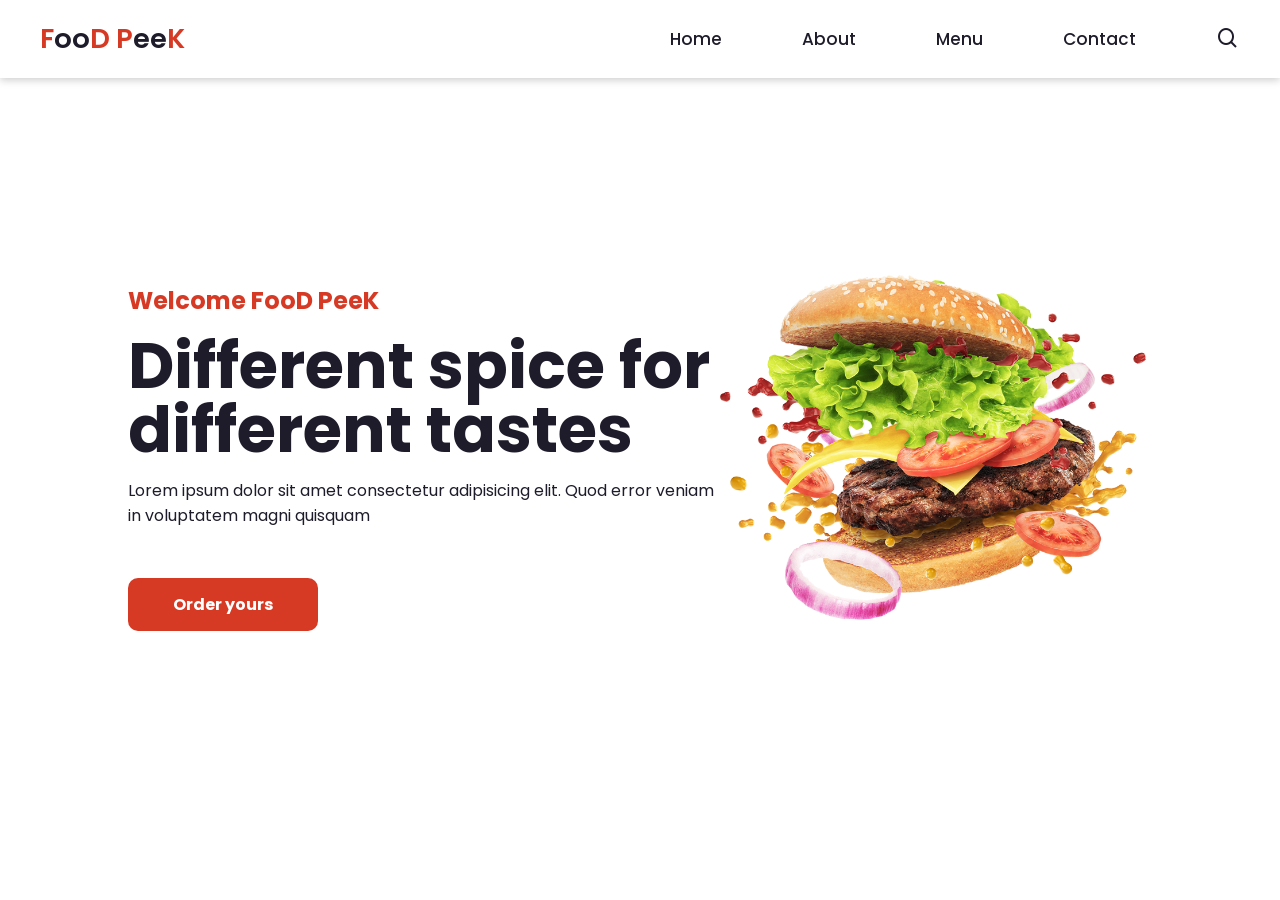
<file: LandingPage-Responsiva-main/index.html>
<!DOCTYPE html>
<html lang="Pt-br">
<head>
    <meta charset="UTF-8">
    <meta http-equiv="X-UA-Compatible" content="IE=edge">
    <meta name="viewport" content="width=device-width, initial-scale=1.0">
    <link href='https://unpkg.com/boxicons@2.1.2/css/boxicons.min.css' rel='stylesheet'>
    <link rel="stylesheet" href="style.css">
    <title>webSite</title>
</head>
<body>
    <header>
        <nav class="navigation">
            <a href="#" class="logo">F<span>oo</span>D P<span>ee</span>K</a>
            <ul class="nav-menu">
                <li class="nav-item"><a href="#">Home</a></li>
                <li class="nav-item"><a href="#">About</a></li>
                <li class="nav-item"><a href="#">Menu</a></li>
                <li class="nav-item"><a href="#">Contact</a></li>
                <i class='bx bx-search'></i>
            </ul>
            <div class="menu">
                <span class="bar"></span>
                <span class="bar"></span>
                <span class="bar"></span>
            </div>
        </nav>
    </header>
    <main>
        <section class="home">
            <div class="home-text">
                <h4 class="text-h4">Welcome FooD PeeK</h4>
                <h1 class="text-h1">Different spice for different tastes</h1>
                <p>Lorem ipsum dolor sit amet consectetur adipisicing elit. Quod error veniam in voluptatem magni quisquam</p>
                <a href="#" class="home-btn">Order yours</a>
            </div>
            <div class="home-img">
                <img src="imagem.png" alt="hamburguer">
            </div>
        </section>
    </main>
    <script src="script.js"></script>
</body>
</html>
</file>
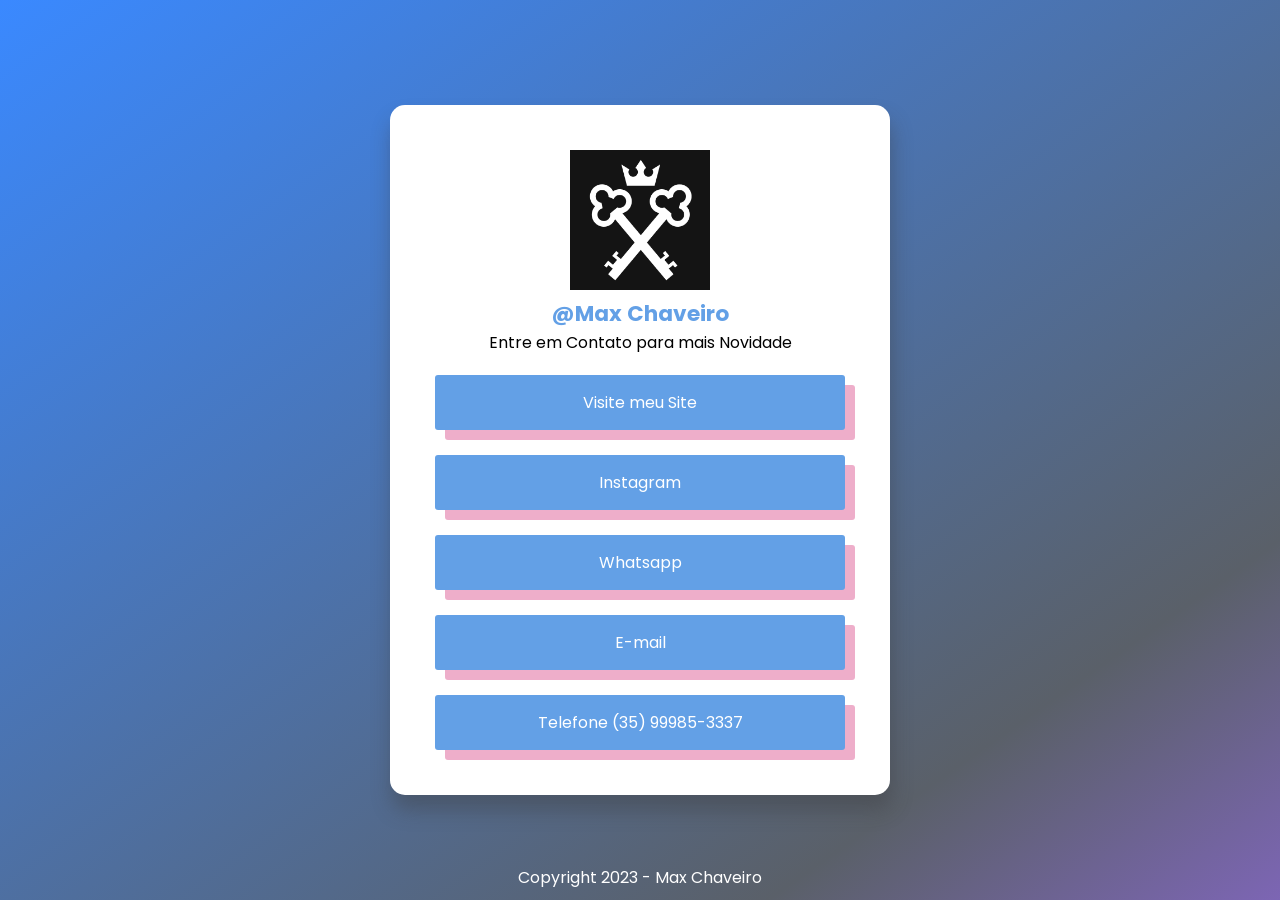
<file: CardLinks-main/CardLinks-main/index.html>
<!DOCTYPE html>
<html lang="pt-BR">

<head>
    <meta charset="UTF-8">
    <meta http-equiv="X-UA-Compatible" content="IE=edge">
    <meta name="viewport" content="width=device-width, initial-scale=1.0">
    <link rel="shortcut icon" href="icon/logo.png" type="image/x-icon">
    <link rel="stylesheet" href="style.css">
    <title>Max Chaveiro</title>
</head>

<body>
    <section>
        <header>
            <img src="icon/logo.png" alt="logo">
            <h3>@Max Chaveiro</h3>
            <p>Entre em Contato para mais Novidade</p>
        </header>
        <main>
            <a href="/CardLinks-main/CardLinks-main/em-breve-main/index.html">
                Visite meu Site
            </a>
            <a href="https://www.instagram.com/max_chaveiro/">
                Instagram
            </a>
            <a href="https://wa.me/5535999853337?text=Serviço%20de%20chaves%20,%20fechaduras%20e%20abertura%20de%20automóveis%20.%20"
            >Whatsapp</a>
            <a href="mailto:max.prestacao@gmail.com?subject=Servico de chaves, fechaduras e abertura de automoveis."> E-mail</a>
            <a href="tel:+5535999853337">Telefone (35) 99985-3337</a>

        </main>
    </section>
    <p class="footer">Copyright 2023 - Max Chaveiro</p>


</body>

</html>
</file>
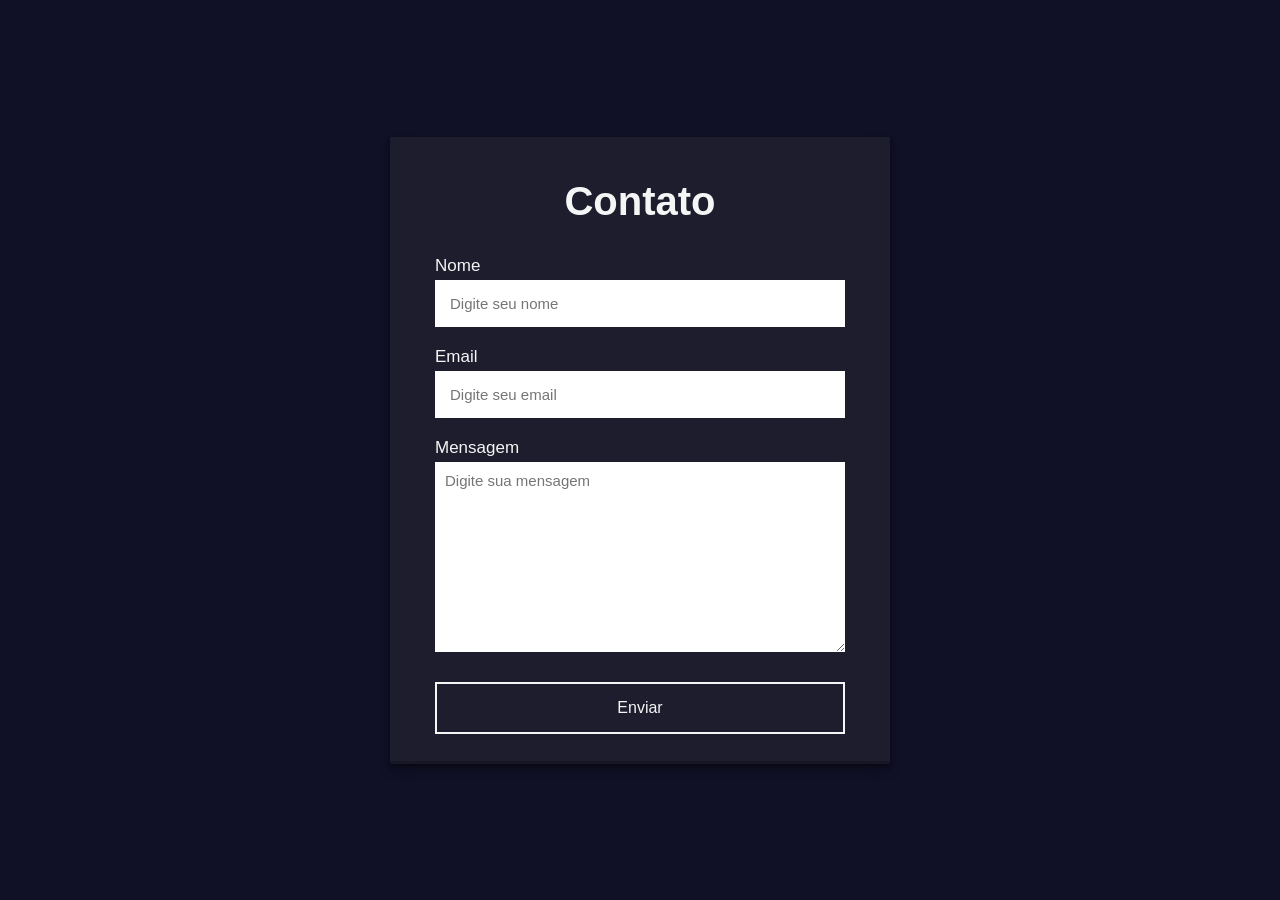
<file: FormularioContato-main (1)/FormularioContato-main/index.html>
<!DOCTYPE html>
<html lang="pt-Br">
<head>
    <meta charset="UTF-8">
    <meta http-equiv="X-UA-Compatible" content="IE=edge">
    <meta name="viewport" content="width=device-width, initial-scale=1.0">
    <link rel="stylesheet" href="style.css">
    <title>Formulário</title>
</head>
<body>
    <section>
        <h2>Contato</h2>
        <form action="https://api.staticforms.xyz/submit" method="post">
            <label>Nome</label>
            <input type="text" name="name" placeholder="Digite seu nome" autocomplete="off" required>
            <label>Email</label>
            <input type="email" name="email" placeholder="Digite seu email" autocomplete="off" required>
            <label>Mensagem</label>
            <textarea name="message" cols="30" rows="10" placeholder="Digite sua mensagem" required></textarea>
            <button type="submit">Enviar</button>

            <input type="hidden" name="accessKey" value="4789657d-ee2f-4aa2-a648-23c8d9fe9f94">
            <input type="hidden" name="redirectTo" value="http://127.0.0.1:5501/FormularioContato-main%20(1)/FormularioContato-main/obrigado.html">
        </form>
    </section>
</body>
</html>
</file>
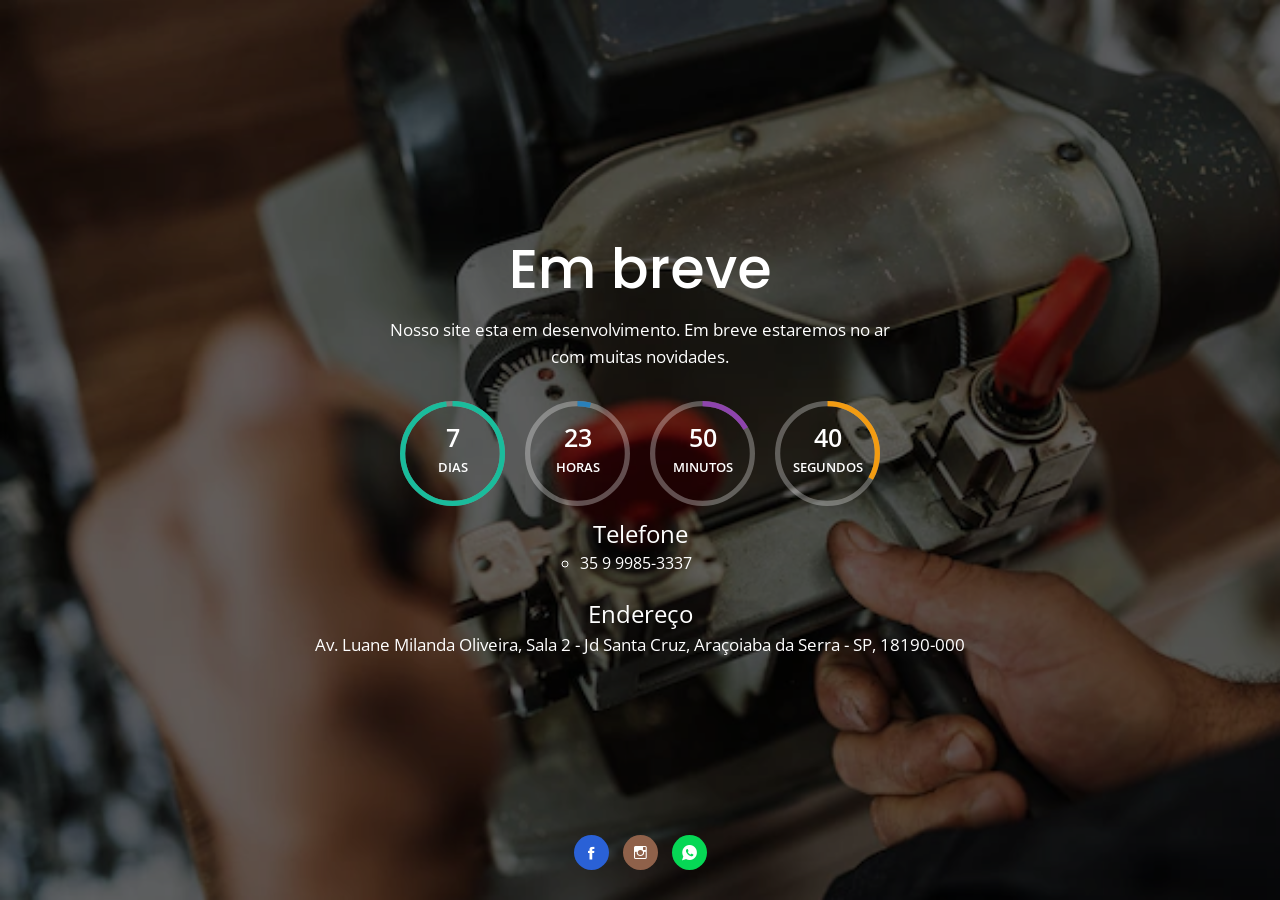
<file: CardLinks-main/CardLinks-main/em-breve-main/index.html>
<!DOCTYPE HTML>
<html lang="en">
<head>
	<title>Max Chaveiro</title>
	<meta http-equiv="X-UA-Compatible" content="IE=edge">
    <meta name="viewport" content="width=device-width, initial-scale=1">
	<meta charset="UTF-8">
    <link rel="shortcut icon" href="../icon/logo.png" type="image/x-icon">
	
	<!-- Font -->
	
	<link href="https://fonts.googleapis.com/css?family=Open+Sans:400,700%7CPoppins:400,500" rel="stylesheet">
	
	
	<link href="common-css/ionicons.css" rel="stylesheet">
	
	
	<link rel="stylesheet" href="common-css/jquery.classycountdown.css" />
		
	<link href="05-comming-soon/css/styles.css" rel="stylesheet">
	
	<link href="05-comming-soon/css/responsive.css" rel="stylesheet">
	
</head>
<body>
	
	<div class="main-area-wrapper">
		<div class="main-area center-text">
			
			<div class="display-table">
				<div class="display-table-cell">
					
					<h1 class="title"><b>Em breve</b></h1>
					<p class="desc font-white">Nosso site esta em desenvolvimento.
						Em breve estaremos no ar com muitas novidades.</p>
					
                    <!-- <div id="normal-countdown" data-date="2021/09/01"></div> -->
                    
                    <div id="rounded-countdown">
                        <div class="countdown"></div>
                    </div>
                    
                    <section id="telefones"></section>
                        <h4>Telefone</h4>
                        <ul class="telefones">
                            <li><a href="tel:+5535999853337">35 9 9985-3337</a></li>
                        </ul>
                    </section>
                    <br>
                    <section id="endereco">
                        <h4>Endereço</h4>
                        <p>Av. Luane Milanda Oliveira, Sala 2 - Jd Santa Cruz, Araçoiaba da Serra - SP, 18190-000</p>
                    </section>
                    
                    <section id="endereco">
                        <!-- <h4>Redes sociais</h4> -->
                        <ul class="social-btn">
                            <li><a target="_blank" href="https://www.facebook.com/Maximiano.jr"><i class="ion-social-facebook"></i></a></li>
                            <li><a target="_blank" href="https://www.instagram.com/max_chaveiro/"><i class="ion-social-instagram-outline"></i></a></li>
                            <li><a target="_blank" href="https://wa.me/5535999853337?text=Serviço%20de%20chaves%20,%20fechaduras%20e%20abertura%20de%20automóveis%20.%20" class="to-top"><i class="fa ion-social-whatsapp"></i></a></li>
                        </ul>
                    </section>
                    
					
				</div><!-- display-table -->
			</div><!-- display-table-cell -->
		</div><!-- main-area -->
	</div><!-- main-area-wrapper -->
	
	
	<!-- SCIPTS -->
	
	<script src="common-js/jquery-3.1.1.min.js"></script>
	
    <script src="common-js/jquery.countdown.min.js"></script>
    
    <script src="common-js/jquery.classycountdown.js"></script>

    <script src="common-js/jquery.knob.js"></script>

    <script src="common-js/jquery.throttle.js"></script>
	
	<script src="common-js/scripts.js"></script>
	
</body>
</html>
</file>
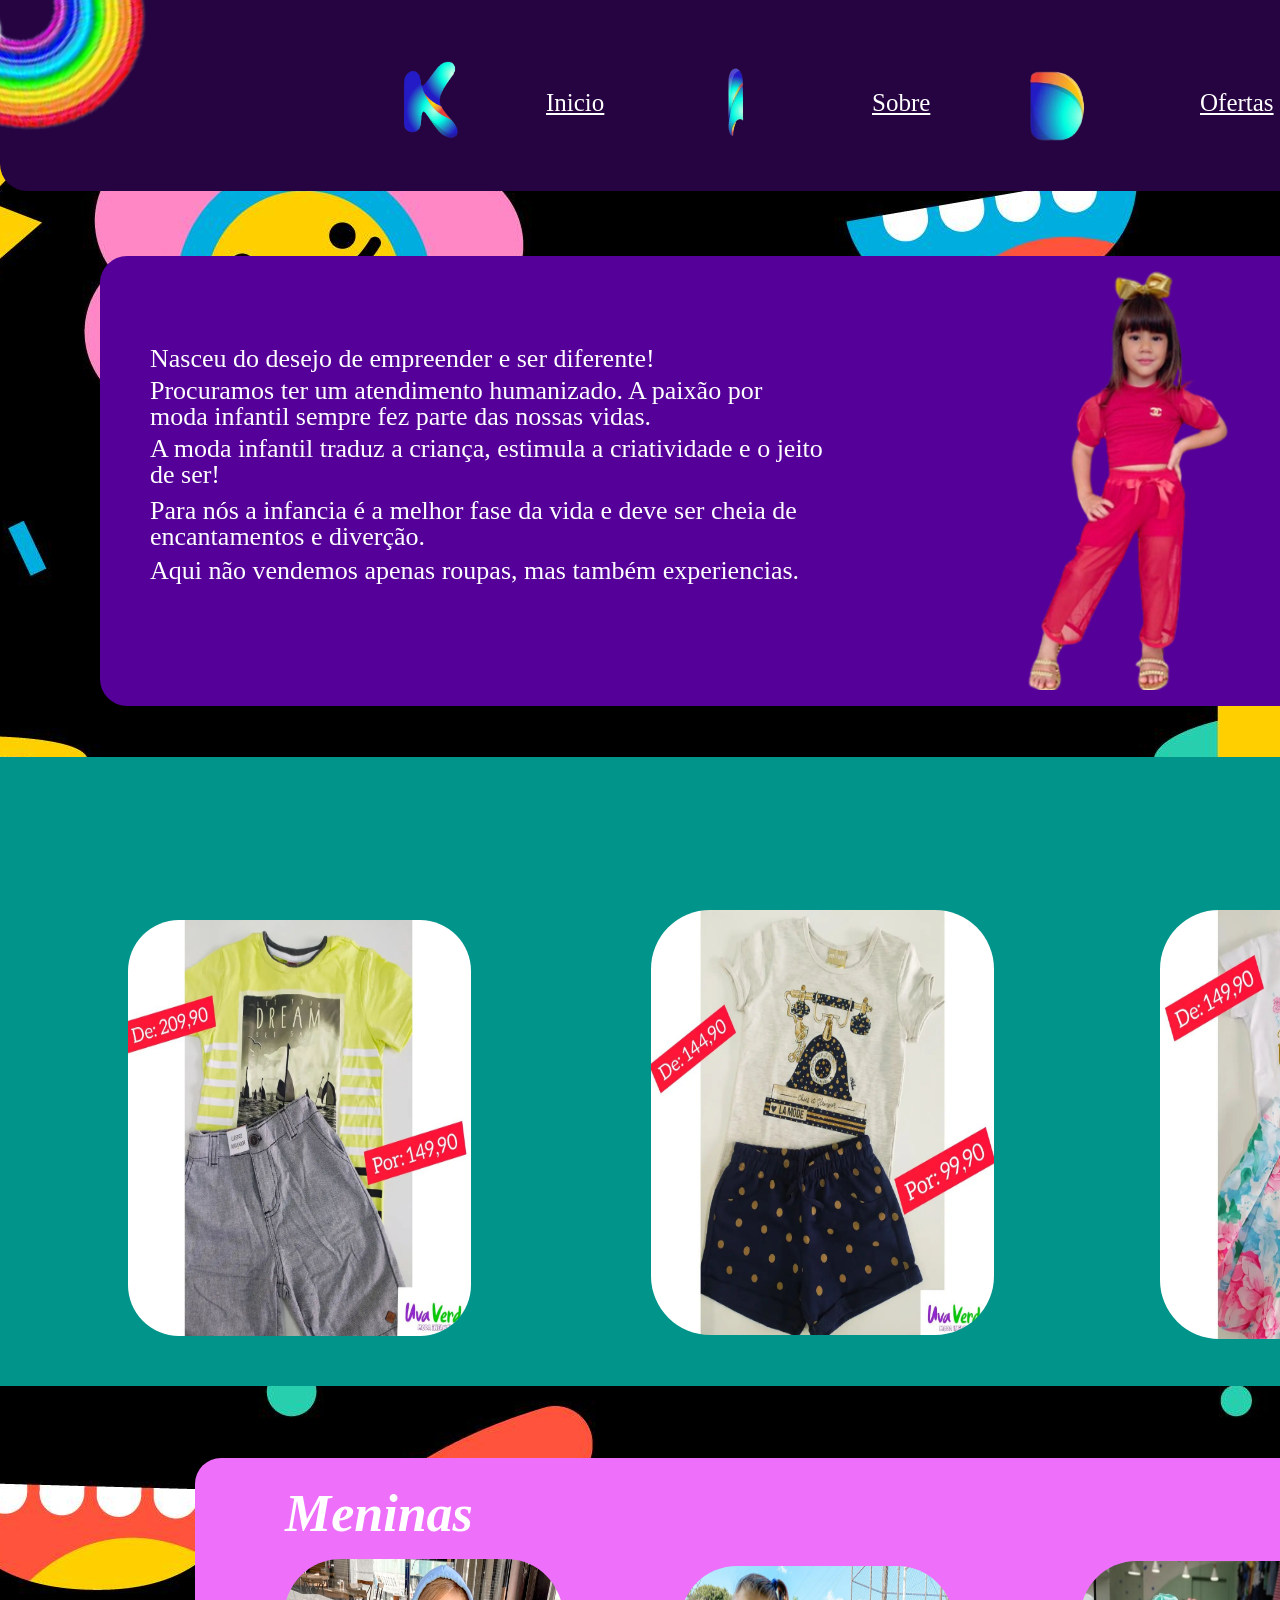
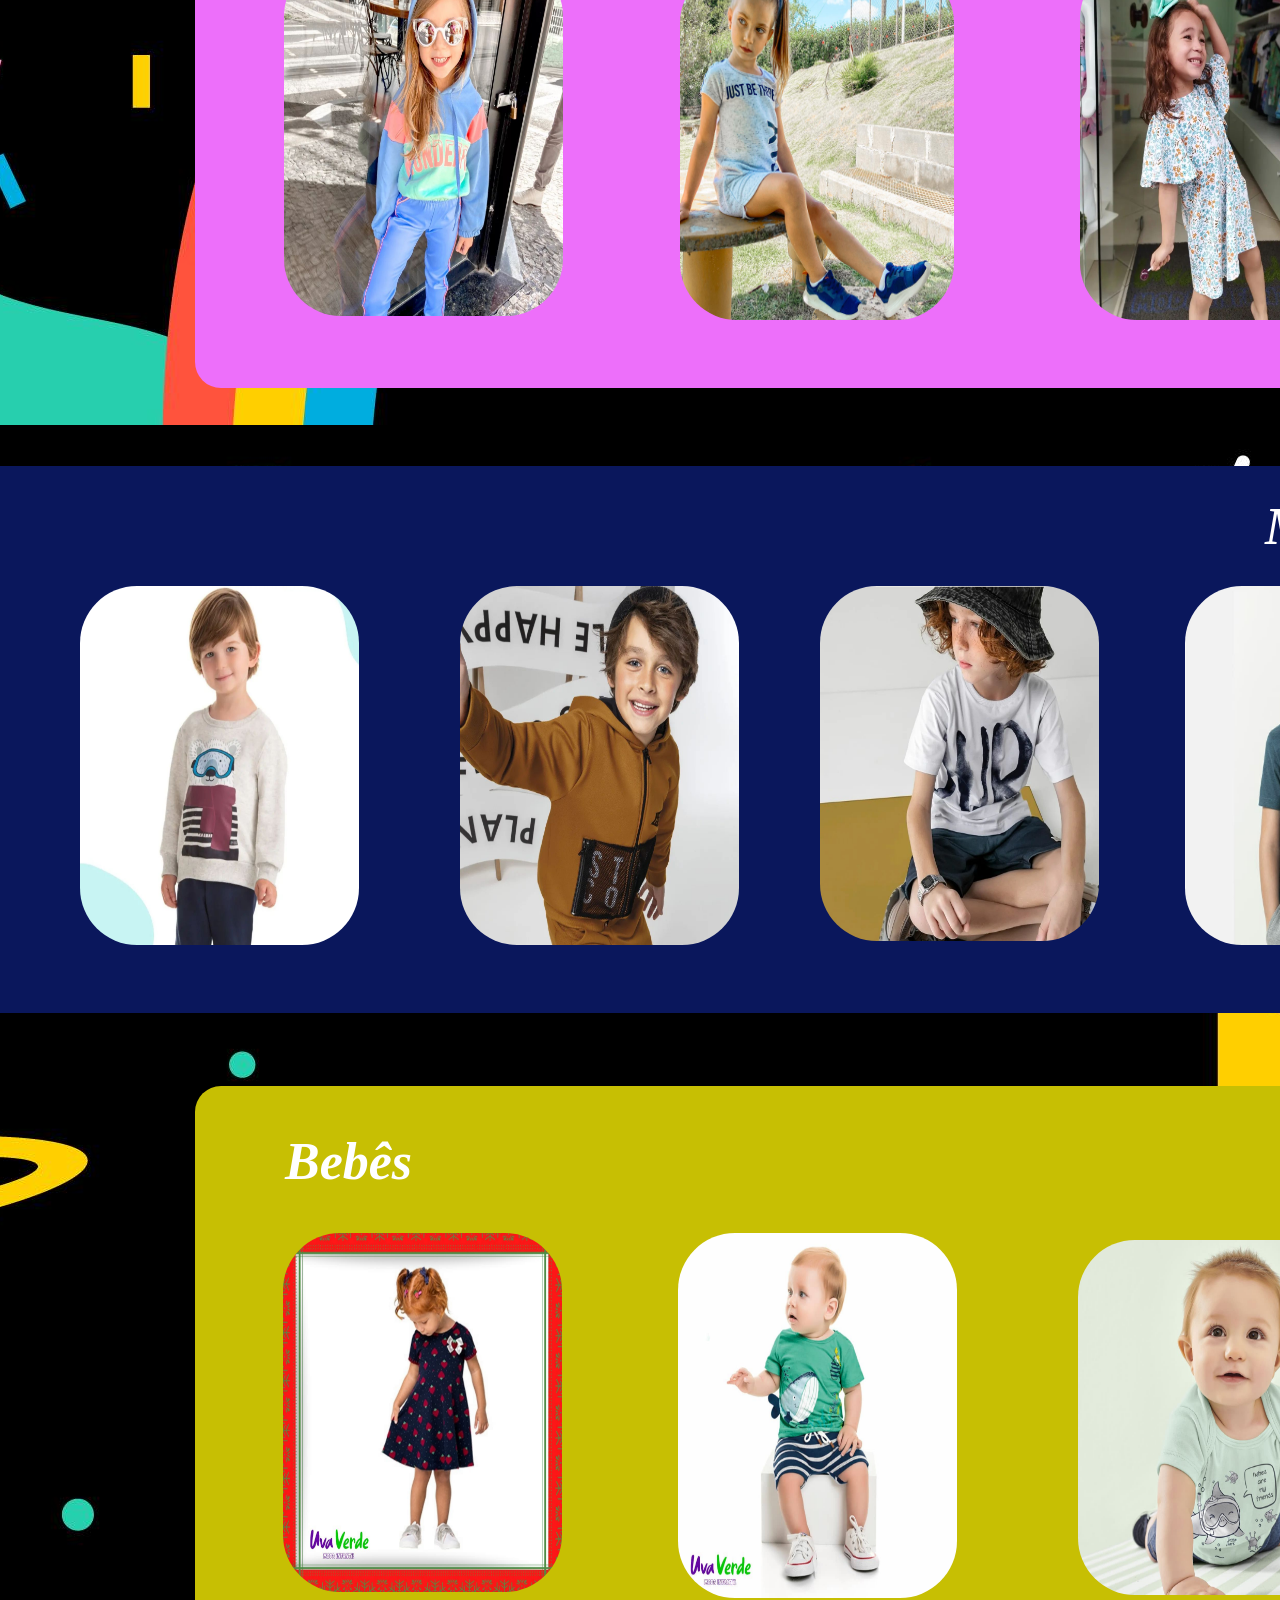
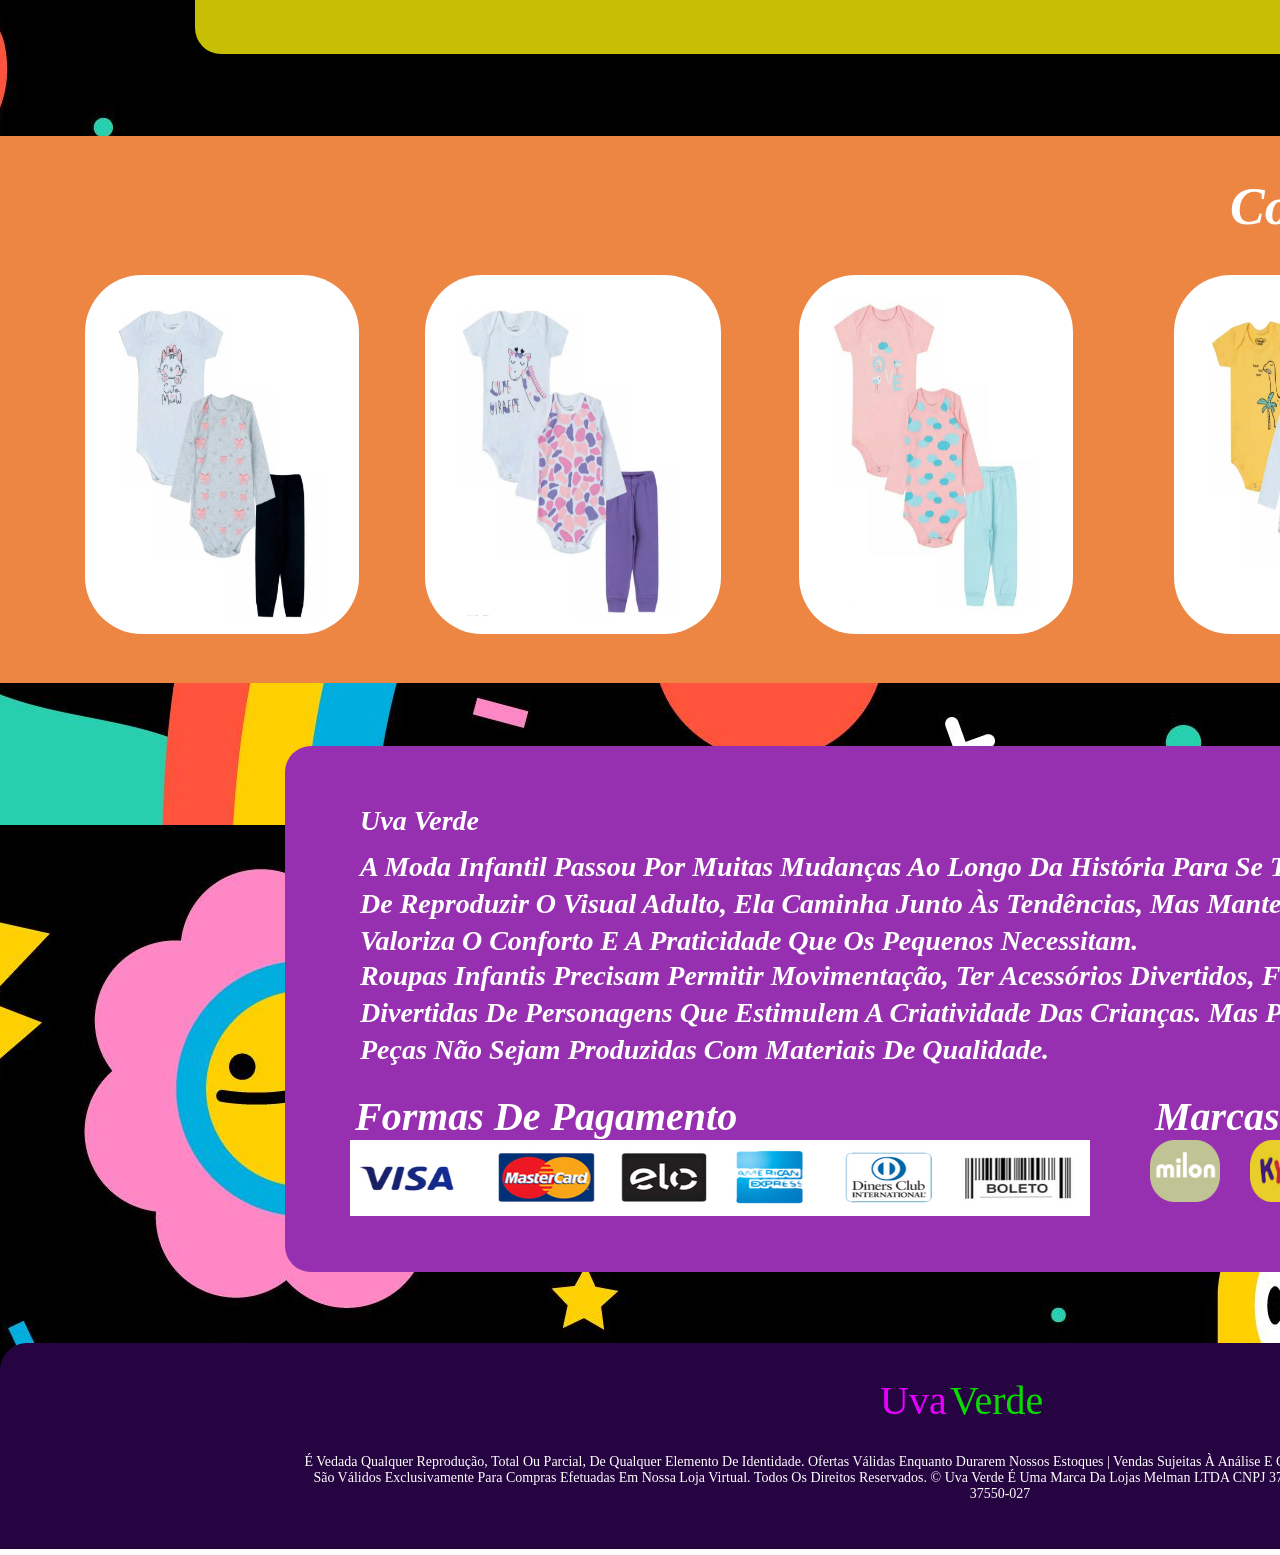
<file: Roupa infantil.html>
<!DOCTYPE html>
<html lang="pt-BR">
<head>
    <meta charset="UTF-8">
    <meta http-equiv="X-UA-Compatible" content="IE=edge">
    <meta name="viewport" content="width=device-width, initial-scale=1.0">
    <link rel="stylesheet" href="Roupa infantil.css">
    <link rel="stylesheet" href="modules/scroll-anima.js">
    <title>Uva Verde</title>
</head>
<body>
    
<header id="topo">
    <p id="Desktop"></p>
        <h1 id="Uva">Uva </h1>
            <h1 id="Verde">Verde</h1>
                <p id="template_1"></p>
                    <img id="alcoiris" src="imagens/barra_imagens/alcoiris.png" >
                        <img id="alcoiris_2" src="imagens/barra_imagens/alcoiris_2.png" >
                            <img id="k" src="imagens/barra_imagens/k.png" >
                                <img id="i" src="imagens/barra_imagens/i.png" >
                                    <img id="d" src="imagens/barra_imagens/d.png" >
                            <img id="s" src="imagens/barra_imagens/s.png" >
                        <a id="Inicio" href="#Inicio">Inicio</a>
                    <a id="Sobre" href="#uva">Sobre</a>
                <a id="Ofertas" href="#ofertas">Ofertas</a>
            <a id="Whats" href="https://api.whatsapp.com/send?phone=5535999847320&text=Olá%2C%20achei%20o%20seu%20whatsapp%20pelo%20seu%20link"><img src="icon/botoes/botoes_social/whats.png" width="46px"></a>
        <a id="insta" href="https://www.instagram.com/uvaverdemodainfantil/"><img src="icon/botoes/botoes_social/insta.png" width="46px"></a>
    <a id="face" href="https://www.facebook.com/uvaverdemodainfantil/"><img src="icon/botoes/botoes_social/face.png" width="46px" ></a>
</header>

<div class="top">
    <div data-scroll="suave" data-anima="scroll">
        <a href="#topo">
            <div class="topo">
                <img src="icon/botoes/top.png" alt="voltar ao topo">
            </div>
        </a>
    </div>
</div>
  

<div class="txt_principal"> 
    <p id="template_2"></p>
        <p id="txt_1">Nasceu do desejo de empreender e ser diferente! 

        </p>
            <p id="txt_2"> 
                Procuramos ter um atendimento humanizado. A paixão por 
                moda infantil sempre fez parte das nossas vidas.
            </p>

        <p id="txt_3">
                A moda infantil traduz a criança, estimula a criatividade e o jeito 
                de ser!
        </p>

        <p id="txt_4">
                Para nós a infancia é a melhor fase da vida e deve ser cheia de 
                encantamentos e diverção.
        </p>

        <p id="txt_5">
                Aqui não vendemos apenas roupas, 
                mas também experiencias.
        </p>

        <img id="ri" src="imagens/principal_moda/principal_moda_1.png">
            <img id="ri1" src="imagens/principal_moda/principal_moda_2.png">
        <img id="ri2" src="imagens/principal_moda/principal_moda_3.png">

</div>
    
<div class="Ofetas">
    <p id="template_3"></p>
        <h1 id="ofertas" >Ofertas</h1>
            <img id="ofertas_1" src="imagens/imagens_ofertas/oferta_1.jpg" >
                <img id="ofertas_2" src="imagens/imagens_ofertas/oferta_2.jpg" >
            <img id="ofertas_3" src="imagens/imagens_ofertas/oferta_3.jpg" >
      <!--<p id="tela_1"></p>
    <p id="reta_1"></p>
    <p id="tela_2"></p>
    <p id="reta_2"></p>
    <p id="tela_3"></p>
    <p id="reta_3"></p>-->
</div>

<div class="Meninas">
    <p id="template_4"></p>
        <p id="meninas">Meninas</p>
            <img id="meninas_1" src="imagens/imagens_meninas/maninas_1.jpeg" >
                <img id="meninas_2" src="imagens/imagens_meninas/meninas_2.jpg" >
            <img id="meninas_3" src="imagens/imagens_meninas/meninas_3.jpeg" >
        <img id="meninas_4" src="imagens/imagens_meninas/meninas_4.jpeg" >
    <!--<p id="tela_4"></p>-->
    <!--<p id="tela4_1"></p>-->
    <!--<p id="tela4_2"></p>-->
    <!--<p id="tela4_3"></p>-->
</div>

<div class="Meninos">
    <p id="template_5"></p>
        <p id="meninos">Meninos</p>
            <img id="meninos_1" src="imagens/imagens_meninos/meninos_1.jpeg" >
                <img id="meninos_2" src="imagens/imagens_meninos/meninos_2.jpeg" >
        <img id="meninos_3" src="imagens/imagens_meninos/meninos_3.jpeg" >
    <img id="meninos_4" src="imagens/imagens_meninos/meninos_4.jpg" >
    <!--<p id="tela_5"></p>-->
    <!--<p id="tela5_1"></p>-->
    <!--<p id="tela5_2"></p>-->
    <!--<p id="tela5_3"></p>-->
</div>

<div class="Bebes">
    <p id="template_6"></p>
        <p id="bebes">Bebês</p>
            <img id="bebes_1" src="imagens/imagens_bebes/bebes_1.jpg" >
                <img id="bebes_2" src="imagens/imagens_bebes/bebes_2.jpg" >
        <img id="bebes_3" src="imagens/imagens_bebes/bebes_3.jpg" >
    <img id="bebes_4" src="imagens/imagens_bebes/bebes_4.jpg" >
    <!--<p id="tela_6"></p>-->
    <!--<p id="tela6_1"></p>-->
    <!--<p id="tela6_2"></p>-->
    
    <!--<p id="tela6_3"></p>-->
</div>

<div class="conjuntos">
<p id="template_7"> </p>
    <p id="conjuntos">Conjuntos</p>
        <img id="conjuntos_1" src="imagens/imagens_conjuntos/conjuntos_1.jpg" >
                <img id="conjuntos_2" src="imagens/imagens_conjuntos/conjuntos_2.jpg" >
        <img id="conjuntos_3" src="imagens/imagens_conjuntos/conjuntos_3.jpg" >
    <img id="conjuntos_4" src="imagens/imagens_conjuntos/conjuntos_4.jpg" >
    <!--<p id="tela_7"></p>
    <p id="tela7_1"></p>
    <p id="tela7_2"></p>
    <p id="tela7_3"></p>-->
</div>

<div>
<p id="template_8"></p>
    <h2 id="txt_6"> 
            Uva Verde 
    </h2>
     
    <p id="txt_7">
                A moda infantil passou por muitas mudanças ao longo da história para se tornar o que é hoje. Muito além de reproduzir o visual adulto, 
                ela caminha junto às tendências, mas mantendo uma estética própria que valoriza o conforto e a praticidade que os pequenos necessitam.
    </p>    
        
    <p id="txt_8"> 
                Roupas infantis precisam permitir movimentação, ter acessórios divertidos, fazer uso de cores e estampas divertidas de 
                personagens que estimulem a criatividade das crianças. 
                Mas para isso é necessário que as peças não sejam produzidas com materiais de qualidade.
    </p>
</div>

<div class="Info_marca">
    <p id="marca">  Marcas Patrocinadoras </p>
        <p id="template_9"></p>
            <img id="marca_1" src="imagens/imagens_marcas/marca_1.png" >
                <img id="marca_2" src="imagens/imagens_marcas/marca_2.png" >
        <img id="marca_3" src="imagens/imagens_marcas/marca_3.png" >
    <img id="marca_4" src="imagens/imagens_marcas/marca_4.png" >
</div>
    
<div class="Info_pagamento">
    <p id="info_3"> formas de pagamento </p>
        <img id="info_4" src="imagens/imagens_cartao/cartao.jpg" >
</div>

<div class="txt_final">
    <h1 id="uva">Uva </h1>
        <h1 id="verde">Verde</h1>
            <p id="txt_final">
                    É vedada qualquer reprodução, total ou parcial, de qualquer elemento de identidade. 
                    Ofertas válidas enquanto durarem nossos estoques | 
                    Vendas sujeitas à análise e confirmação de dados pela empresa. 
                    Os preços, promoções e condições são válidos exclusivamente para compras efetuadas em nossa loja virtual. 
                    Todos os direitos reservados.

                    © Uva Verde é uma marca da Lojas Melman LTDA CNPJ 37.789.623/0001-03 - 
                    Rua João Basílio, 386 - Centro, Pouso Alegre - MG, 37550-027
            </p>
</div>    
     
<div class="javascript">
    <script src="modules/scroll-anima.js"></script>
    <script src="modules/scroll-suave.js"></script>
</div>

</body>
</html>
</file>
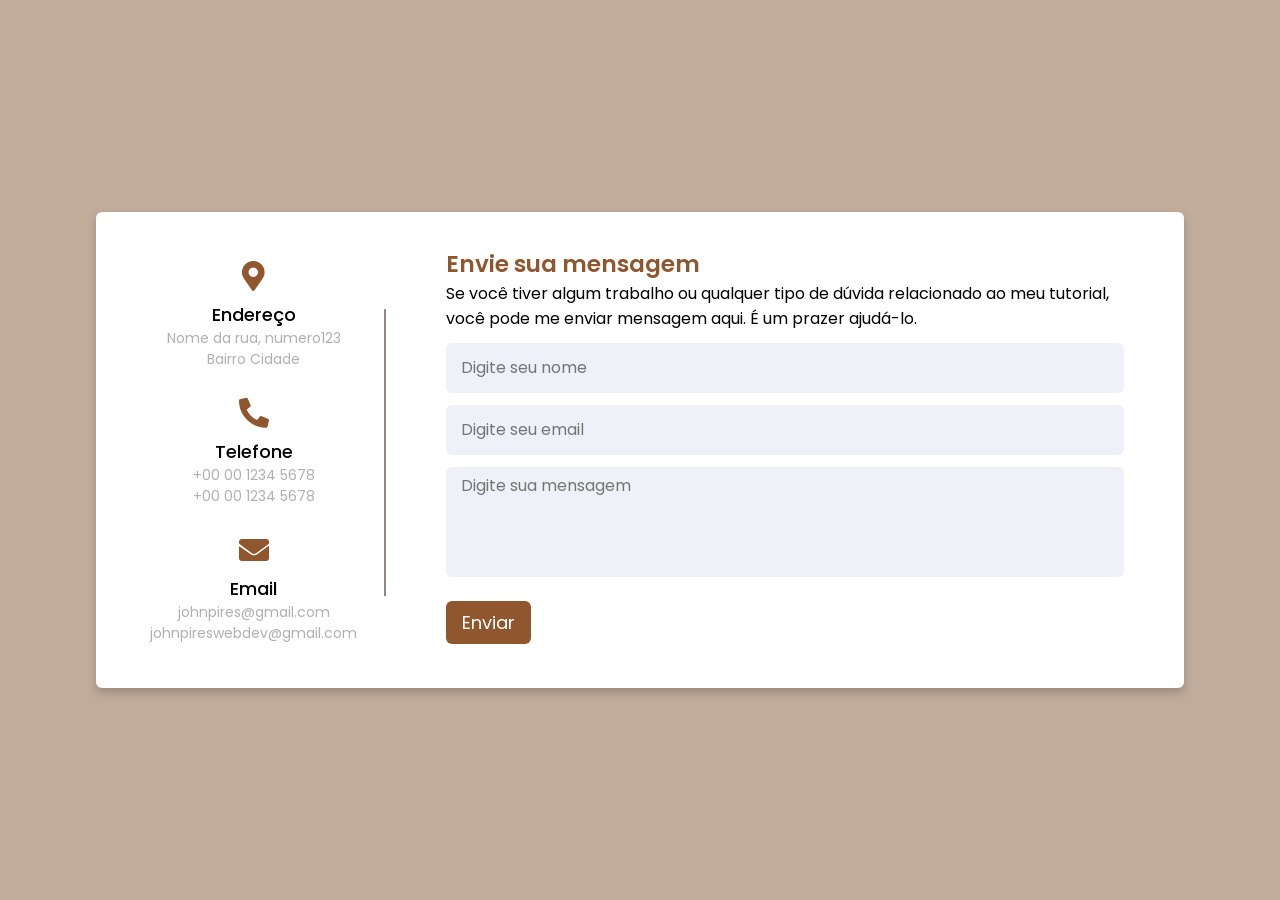
<file: Max_chaveiro/Roupa infantil.html>
<!DOCTYPE html>
<html lang="en">
  <head>
    <meta charset="UTF-8" />
    <meta http-equiv="X-UA-Compatible" content="IE=edge" />
    <meta name="viewport" content="width=device-width, initial-scale=1.0" />
    <link rel="stylesheet" href="Roupa infantil.css" />
    <!-- Fontawesome CDN Link -->
    <link
      rel="stylesheet"
      href="https://cdnjs.cloudflare.com/ajax/libs/font-awesome/5.15.2/css/all.min.css"
    />
    <title>Formulario de Contato Responsivo - John Pires</title>
  </head>
  <body>
    <div class="container">
      <div class="content">
        <div class="left-side">
          <div class="address details">
            <i class="fas fa-map-marker-alt"></i>
            <div class="topic">Endereço</div>
            <div class="text-one">Nome da rua, numero123</div>
            <div class="text-two">Bairro Cidade</div>
          </div>
          <div class="phone details">
            <i class="fas fa-phone-alt"></i>
            <div class="topic">Telefone</div>
            <div class="text-one">+00 00 1234 5678</div>
            <div class="text-two">+00 00 1234 5678</div>
          </div>
          <div class="email details">
            <i class="fas fa-envelope"></i>
            <div class="topic">Email</div>
            <div class="text-one">johnpires@gmail.com</div>
            <div class="text-two">johnpireswebdev@gmail.com</div>
          </div>
        </div>
        <div class="right-side">
          <div class="topic-text">Envie sua mensagem</div>
          <p>
            Se você tiver algum trabalho ou qualquer tipo de dúvida relacionado ao meu tutorial, você pode me enviar mensagem aqui. É um prazer ajudá-lo.
          </p>
          <form action="#">
            <div class="input-box">
              <input type="text" placeholder="Digite seu nome" />
            </div>
            <div class="input-box">
              <input type="text" placeholder="Digite seu email" />
            </div>
            <div class="input-box message-box">
              <textarea placeholder="Digite sua mensagem"></textarea>
            </div>
            <div class="button">
              <input type="button" value="Enviar" />
            </div>
          </form>
        </div>
      </div>
    </div>
  </body>
</html>
</file>
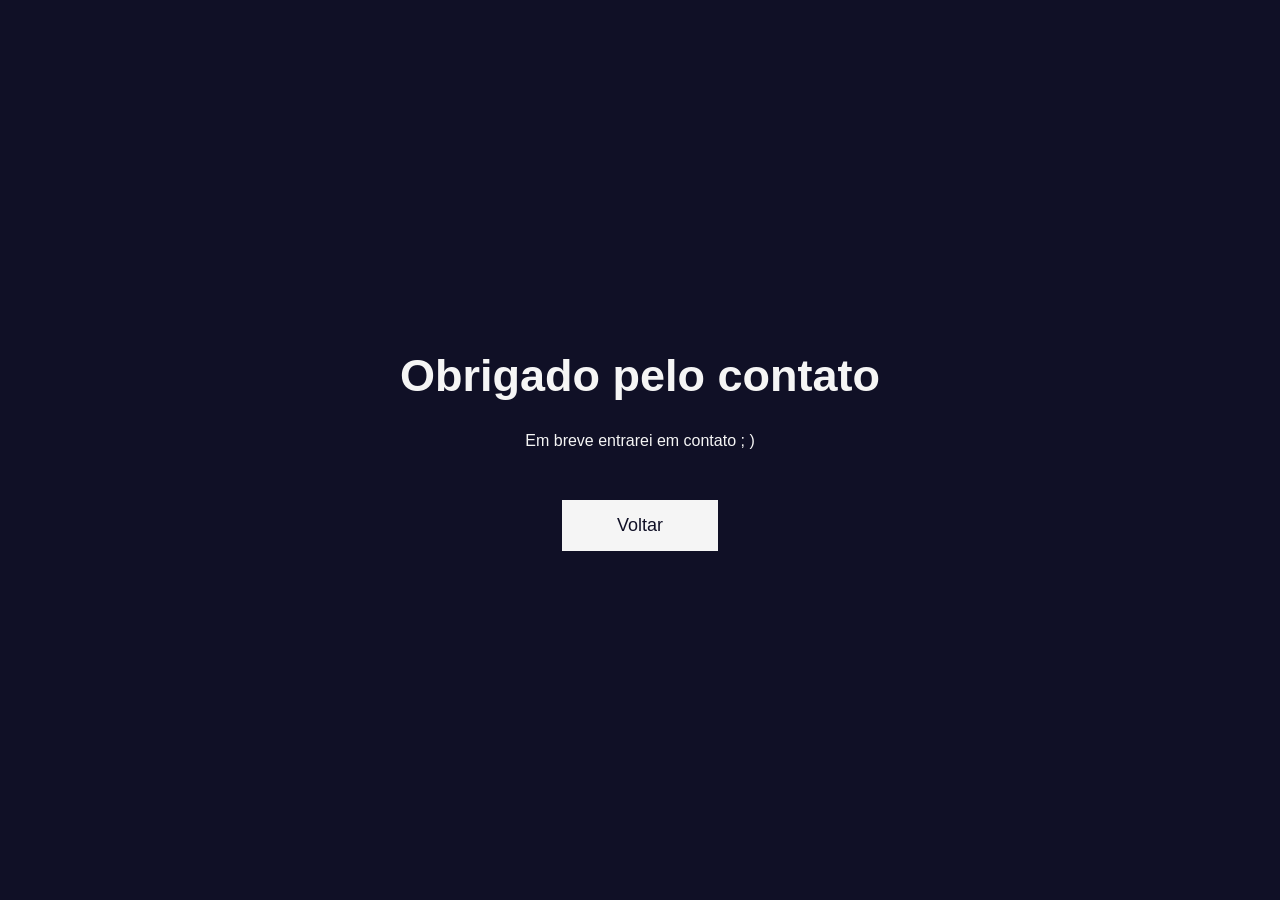
<file: FormularioContato-main (1)/FormularioContato-main/obrigado.html>
<!DOCTYPE html>
<html lang="pt-Br">
<head>
    <meta charset="UTF-8">
    <meta http-equiv="X-UA-Compatible" content="IE=edge">
    <meta name="viewport" content="width=device-width, initial-scale=1.0">
    <link rel="stylesheet" href="style.css">
    <title>Document</title>
</head>
<body class="main">
    <h1 class="text">Obrigado pelo contato</h1>
    <p class="paragrafo">Em breve entrarei em contato ; )</p>
    <a href="index.html" class="btn">Voltar</a>
</body>
</html>
</file>
<file: LandingPage-Responsiva-main/style.css>
@import url('https://fonts.googleapis.com/css2?family=Poppins:wght@300;400;500;600;700&display=swap');

*{
    margin: 0;
    padding: 0;
    box-sizing: border-box;
    font-family: 'Poppins', sans-serif;
    list-style: none;
    text-decoration: none;
}
:root{
    --red:#d63a25;
    --white:#fff;
    --dark:#1e1c2a;
}
body{
    color: var(--dark);
    background: var(--white);
}
.navigation{
    display: flex;
    align-items: center;
    justify-content: space-between;
    padding: 18px 40px;
    box-shadow: 0 0.1rem 0.5rem #ccc;
    width: 100%;
    background: var(--white);
    transition: all 0.5s;
    position: fixed;
}
.navigation .logo{
    color: var(--red);
    font-size: 1.7rem;
    font-weight: 600;
}
.logo span{
    color: var(--dark);
}
.navigation ul{
    display: flex;
    align-items: center;
    gap: 5rem;
}
.navigation ul li a{
    color: var(--dark);
    font-size: 17px;
    font-weight: 500;
    transition: all 0.5s;
}
.navigation ul li a:hover{
    color: var(--red);
}
.navigation i{
    cursor: pointer;
    font-size: 1.5rem;
}
.menu{
    cursor: pointer;
    display: none;
}
.menu .bar{
    display: block;
    width: 28px;
    height: 3px;
    border-radius: 3px;
    background: var(--dark);
    margin: 5px auto;
    transition: all 0.3s;
}
.menu .bar:nth-child(1),
.menu .bar:nth-child(3){
    background: var(--red);
}
.home{
    width: 100%;
    height: 100vh;
    display: flex;
    align-items: center;
    justify-content: space-between;
    padding: 0px 10%;
}
.home-text{
    max-width: 37rem;
}
.home-text .text-h4{
    font-size: 1.5rem;
    color: var(--red);
    margin-bottom: 1rem;
}
.home-text .text-h1{
    font-size: 4rem;
    margin-bottom: 1rem;
    line-height: 4rem;
}
.home-text p{
    margin-bottom: 4rem;
}
.home-btn{
    padding: 15px 45px;
    background: var(--red);
    color: var(--white);
    border-radius: 10px;
    font-weight: 700;
    transition: all 0.5s;
}
.home-btn:hover{
    background: #fc4c35;
}
.home-img img{
    width: 100%;
}
@media (max-width:785px) {
    .navigation{
        padding: 18px 20px;
    }
    .menu{
        display: block;
    }
    .menu.ativo .bar:nth-child(1){
        transform:  translateY(8px) rotate(45deg);
    }
    .menu.ativo .bar:nth-child(2) {
        opacity: 0;
    }
    .menu.ativo .bar:nth-child(3){
        transform: translateY(-8px) rotate(-45deg);
    }
    .nav-menu{
        position: fixed;
        right: -100%;
        top: 70px;
        width: 100%;
        height: 100%;
        flex-direction: column;
        background: var(--white);
        gap: -10px;
        transition: 0.3s;
    }
    .nav-menu.ativo{
        right: 0;
    }
    .nav-item{
        margin: 16px 0;
    }
    /*main*/
    .home{
        padding: 100px 2%;
        flex-direction: column;
        text-align: center;
        overflow: hidden;
        gap: 5rem;
    }
    .home .text-h4{
        font-size: 15px;
    }
    .home .text-h1{
        font-size: 2.5rem;
        line-height: 3rem;
    }
    .home p{
        font-size: 15px;
    }
    .home-img{
        width: 125%;
    }
}
</file>
<file: CardLinks-main/CardLinks-main/style.css>
@import url('https://fonts.googleapis.com/css2?family=Poppins:wght@400;500;600;700;900&display=swap');
*{
    margin: 0;
    padding: 0;
    box-sizing: border-box;
    font-family: 'Poppins', sans-serif;
}
body{
    display: flex;
    align-items: center;
    justify-content: center;
    height: 100vh;
    background-image: linear-gradient(to bottom right, #3a89ff 0%, #5a6069 40%,#9f6bff 60%,#aab4e0 100%);
    background-size: 200% 200%;
    animation: float 6s linear infinite alternate;
}
@keyframes float {
    from{background-position: 0 0 ;}
    to{background-position: 100% 100%;}
}
section{
    padding: 45px;
    background-color: #fff;
    width: 500px;
    border-radius: 15px;
    display: flex;
    align-items: center;
    justify-content: center;
    flex-direction: column;
    gap: 20px;
    text-align: center;
    box-shadow: 2px 15px 20px rgba(61,61,61,.4);
}
header img{
    width: 140px;
}
header h3{
    color: #63a0e6;
    font-size: 1.35rem;
}
main{
    display: flex;
    flex-direction: column;
    width: 100%;
    gap: 25px;
}


main a{
    background: #63a0e6;
    padding: 15px 0;
    text-decoration: none;
    color: #fff;
    border-radius: 3px;
    box-shadow: 10px 10px #eeaeca;
    transition: all .5s ease-in-out;
}
main a:hover{
    opacity: .85;
}
.footer{
    position: absolute;
    bottom: 10px;
    color: #fff;
    font-size: 1rem;
}
@media (max-width: 520px){
    section{
        width: 90%;
        padding: 30px;
    }
    header img{
        width: 100px;
    }
    header h3{
        font-size: 1.3rem;
    }
    main{
        gap: 15px;
    }
    main a{
        padding: 10px 0;
        box-shadow: 5px 5px #eeaeca;
    }
}
</file>
<file: FormularioContato-main (1)/FormularioContato-main/style.css>
*{
    margin: 0;
    padding: 0;
    box-sizing: border-box;
    font-family: sans-serif;
}
body{
    display: flex;
    align-items: center;
    justify-content: center;
    min-height: 100vh;
    background: #101026;
}
section{
    display: flex;
    align-items: center;
    justify-content: center;
    flex-direction: column;
    padding: 10px 45px;
    background: #1d1d2e;
    width: 500px;
    box-shadow: rgba(0, 0, 0, 0.4) 0px 2px 4px, rgba(0, 0, 0, 0.3) 0px 7px 13px -3px, rgba(0, 0, 0, 0.2) 0px -3px 0px inset;
}
section h2{
    color: #f5f5f5;
    font-size: 2.5rem;
    margin: 2rem;
}
section form{
    display: flex;
    flex-direction: column;
    width: 100%;
}
form label{
    color: #f5f5f5;
    font-size: 17px;
    margin-bottom: 4px;
}
form input{
    padding: 15px;
    outline: none;
    border: 0;
    margin-bottom: 20px;
    font-size: 15px;
    transition: all 0.5s;
}
form input:focus{
    border-radius: 16px;
}
form textarea{
    padding: 10px;
    outline: none;
    border: 0;
    font-size: 15px;
    margin-bottom: 30px;
    transition: all 0.5s;
}
form textarea:focus{
    border-radius: 16px;
}
form button{
    padding: 15px;
    cursor: pointer;
    font-size: 16px;
    background: transparent;
    border: 2px solid #f5f5f5;
    color: #f5f5f5;
    transition: all 1s;
    margin-bottom: 20px;
}
form button:hover{
    background: #f5f5f5;
    color: #101026;
    border-radius: 16px;
}

/*Página do Obrigado*/

.main{
   display: flex;
   align-items: center;
   justify-content: center;
   min-height: 100vh;
   background: #101026;
   flex-direction: column;
}
.text{
    font-size: 45px;
    color: #f5f5f5;
    margin-bottom: 30px;
}
.paragrafo{
    color: #f5f5f5;
    margin-bottom: 50px;
}
.btn{
    padding: 15px 55px;
    background: #f5f5f5;
    text-decoration: none;
    color: #101026;
    font-size: 18px;
    transition: all 0.5s;
}
.btn:hover{
    border-radius: 16px;
}
</file>
<file: CardLinks-main/CardLinks-main/em-breve-main/05-comming-soon/css/styles.css>
/*
====================================================

* 	[Master Stylesheet]
	
	Theme Name :  
	Version    :  
	Author     :  
	Author URI :  

====================================================

	TOC
	
	1. PRIMARY STYLES
	2. COMMONS FOR PAGE DESIGN
		JQUERY LIGHT BOX
	3. MAIN SECTION
		TIME COUNTDOWN
		SOCIAL BTN
		
====================================================

/* ---------------------------------
1. PRIMARY STYLES
--------------------------------- */

html{ font-size: 100%; height: 100%; width: 100%; overflow-x: hidden; margin: 0px;  padding: 0px; touch-action: manipulation; }


body{ font-size: 16px; font-family: 'Open Sans', sans-serif; width: 100%; height: 100%; margin: 0; font-weight: 400;
	-webkit-font-smoothing: antialiased; -moz-osx-font-smoothing: grayscale; word-wrap: break-word; overflow-x: hidden; 
	color: #333; }

h1, h2, h3, h4, h5, h6, p, a, ul, span, li, img, inpot, button{ margin: 0; padding: 0; }

h1,h2,h3,h4,h5,h6{ line-height: 1.5; font-weight: inherit; }

h1,h2,h3{ font-family: 'Poppins', sans-serif; }

p{ line-height: 1.6; font-size: 1.05em; font-weight: 400;  }

h1{ font-size: 3.5em; line-height: 1; }
h2{ font-size: 3em; line-height: 1.1; }
h3{ font-size: 2.5em; }
h4{ font-size: 1.5em; }
h5{ font-size: 1.2em; }
h6{ font-size: .9em; letter-spacing: 1px; }

a, button{ display: inline-block; text-decoration: none; color: inherit; transition: all .3s; line-height: 1; }

a:focus, a:active, a:hover,
button:focus, button:active, button:hover,
a b.light-color:hover{ text-decoration: none; color: #E45F74; }

b{ font-weight: 500; }

img{ width: 100%; }

li{ list-style: none; display: inline-block; }

span{ display: inline-block; }

button{ outline: 0; border: 0; background: none; cursor: pointer; }

b.light-color{ color: #444; }

.icon{ font-size: 1.1em; display: inline-block; line-height: inherit; }

[class^="icon-"]:before, [class*=" icon-"]:before{ line-height: inherit; }

html {
  -webkit-box-sizing: border-box;
          box-sizing: border-box;
}

*,
*::before,
*::after {
  -webkit-box-sizing: inherit;
          box-sizing: inherit;
}
	
/* ---------------------------------
2. COMMONS FOR PAGE DESIGN
--------------------------------- */

.center-text{ text-align: center; } 

.display-table{ display: table; height: 100%; width: 100%; }

.display-table-cell{ display: table-cell; vertical-align: middle; }



::-webkit-input-placeholder { font-size: .9em; letter-spacing: 1px; }

::-moz-placeholder { font-size: .9em; letter-spacing: 1px; }

:-ms-input-placeholder { font-size: .9em; letter-spacing: 1px; }

:-moz-placeholder { font-size: .9em; letter-spacing: 1px; }


.full-height{ height: 100%; }

.position-static{ position: static; }

.font-white{ color: #fff; }


/* ---------------------------------
3. MAIN SECTION
--------------------------------- */

.main-area-wrapper{ height: 100%; padding: 0px; }

.main-area{ position: relative; z-index: 1; height: 100%; padding: 0 20px; background-size: cover;
	box-shadow: 2px 5px 30px rgba(0,0,0,.3); color: #fff; }

.main-area:after{ content:''; position: absolute; top: 0; bottom: 0;left: 0; right: 0; z-index: -1;  
	opacity: .4; background: #000; }

.main-area .desc{ margin: 20px auto; max-width: 500px; }
	
.main-area .notify-btn{ margin: 20px 0 50px; padding: 13px 35px; border-radius: 50px; border: 2px solid #F84982;
	color: #fff; background: #F84982; }

.main-area .notify-btn:hover{ background: none; }


/* TIME COUNTDOWN */

#normal-countdown{ text-align: center; }

#normal-countdown .time-sec{ position: relative; display: inline-block; margin: 10px; height: 90px; width: 90px; 
	border-radius: 100px; background: #fff; color: #333; }

#normal-countdown .time-sec .main-time{ font-weight: 500; line-height: 70px; font-size: 2em; color: #F84982; }

#normal-countdown .time-sec span{ position: absolute; bottom: 20px; left: 50%; transform: translateX(-50%);
	font-size: .9em; font-weight: 600; }


/* SOCIAL BTN */

.main-area .social-btn{ position: absolute; bottom: 30px; width: 100%; left: 50%; transform: translateX(-50%); }


.main-area .social-btn .list-heading{ display: block; margin-bottom: 15px; }

.main-area .social-btn > li > a > i{ display: inline-block; height: 35px; width: 35px; line-height: 35px; border-radius: 40px;
	font-size: 1.04em; margin: 0 5px; }

.main-area .social-btn > li > a > i:hover{ background: #fff!important; }	
	
.main-area .social-btn > li > a > i[class*="facebook"]{ background: #2A61D6; }
.main-area .social-btn > li > a > i[class*="twitter"]{ background: #3AA4F8; }
.main-area .social-btn > li > a > i[class*="google"]{ background: #F43846; }
.main-area .social-btn > li > a > i[class*="instagram"]{ background: #8F614A; }
.main-area .social-btn > li > a > i[class*="pinterest"]{ background: #E1C013; }
.main-area .social-btn > li > a > i[class*="whatsapp"]{ background: #06D755; }


/* rounded-countdown */

.ClassyCountdown-wrapper{
	width: 100%;
	max-width: 500px;
	margin: 0 auto;
}

.main-area::after {
	background-image:url("../../images/Max.png");
	background-size: cover;
}

.main-area-wrapper::after {

	content: '';
    position: absolute;
    top: 0;
    bottom: 0;
    left: 0;
    right: 0;
    z-index: -1;
	
	/* opacity: .7;
	background: linear-gradient(-9deg, #6a82fb 0%, #6a82fb 40%, #fc5c7d 100%); */
	
    background: #000;
}

.telefones{
	width: 120px;
	margin: 0 auto;
}

.telefones li{
	list-style: circle;
	display: list-item;
	text-align: left;
}
</file>
<file: CardLinks-main/CardLinks-main/em-breve-main/05-comming-soon/css/responsive.css>
/* Screens Resolution : 992px
-------------------------------------------------------------------------- */
@media only screen and (max-width: 1200px) {

}

/* Screens Resolution : 992px
-------------------------------------------------------------------------- */
@media only screen and (max-width: 992px) {
	
	

}


/* Screens Resolution : 767px
-------------------------------------------------------------------------- */
@media only screen and (max-width: 767px) {
	
	/* ---------------------------------
	1. PRIMARY STYLES
	--------------------------------- */

	p{ line-height: 1.4; }

	h1{ font-size: 2.8em; line-height: 1; }
	h2{ font-size: 2.2em; line-height: 1.1; }
	h3{ font-size: 1.8em; }
	
	
	/* ---------------------------------
	3. MAIN SECTION
	--------------------------------- */
	
	.main-area-wrapper{ padding: 0px; }
	
	
	/* TIME COUNTDOWN */

	#normal-countdown .time-sec{ height: 70px; width: 70px; margin: 5px; }

	#normal-countdown .time-sec .main-time{ line-height: 55px; font-size: 1.8em;}
	
	#normal-countdown .time-sec span{ bottom: 12px; }
	
	
}

/* Screens Resolution : 479px
-------------------------------------------------------------------------- */
@media only screen and (max-width: 479px) {

	/* ---------------------------------
	1. PRIMARY STYLES
	--------------------------------- */

	body{ font-size: 12px; }
	
	/* ---------------------------------
	3. MAIN SECTION
	--------------------------------- */
	
	/* TIME COUNTDOWN */

	#normal-countdown .time-sec{ height: 60px; width: 60px; margin: 5px; }

	#normal-countdown .time-sec .main-time{ line-height: 45px; font-size: 1.5em;}
	
	#normal-countdown .time-sec span{ font-size: .85em; }
	
}

/* Screens Resolution : 359px
-------------------------------------------------------------------------- */
@media only screen and (max-width: 359px) {
	
	
}

/* Screens Resolution : 290px
-------------------------------------------------------------------------- */
@media only screen and (max-width: 290px) {
	
	
}
</file>
<file: Roupa infantil.css>
@media only screen and (max-device-width: 900px) {
    /* .menu { width:100%; } */
}

#Desktop{

position: relative;
height: 4723px;
width: 2570px;
left: -709px;
top: 9px;
border-radius: 0px;


background-image: url(imagens/imagem_back/telafundo.jpg);

}



#template_1{
    position: absolute;
    width: 1868px;
    height: 225px;
    left: 0px;
    top: -50px;

    background: #260341;
    border-radius: 27px;

}

#alcoiris{

    position: absolute;
    width: 397.85px;
    height: 450.73px;
    left: -180px;
    top: -220.79px;

    transform: rotate(129.2deg);
}

#alcoiris_2{
    
    position: absolute;
    width: 397.85px;
    height: 400.73px;
    left: 1660px;
    top: -220.79px;


    transform: rotate(-178.68deg);
}

#k{

    position: absolute;
    width: 198px;
    height: 135px;
    left: 330px;
    top: 38px;


}

#i{

    position: absolute;
    width: 152px;
    height: 116px;
    left: 659px;
    top: 52px;

}

#d{

    position: absolute;
    width: 178px;
    height: 131px;
    left: 964px;
    top: 50px;

}

#s{

    position: absolute;
    width: 219px;
    height: 151px;
    left: 1269px;
    top: 35px;

}

#template_2{
    position: absolute;
    width: 1780px;
    height: 450px;
    top: 240px;
    left: 100px;
    background: #56009A;
    border-radius: 27px;

}

#Uva{

    position: absolute;
    width: 140px;
    height: 36px;
    left: 145px;
    top: 60px;

    font-family: 'Roboto';
    font-style: normal;
    font-weight: 400;
    font-size: 40px;
    line-height: 36px;
    text-transform: capitalize;

    color: #E700FF;  

}

#Verde{
        position: absolute;
        width: 140px;
        height: 36px;
        left: 213px;
        top: 60px;
    
        font-family: 'Roboto';
        font-style: normal;
        font-weight: 400;
        font-size: 40px;
        line-height: 36px;
        text-transform: capitalize;
    
        color:rgba(11, 217, 4, 1)
    
}

#Sobre{

    position: absolute;
    width: 69px;
    height: 26px;
    left: 872px;
    top: 90px;

    font-family: 'Voces';
    font-style: normal;
    font-weight: 400;
    font-size: 25px;
    line-height: 26px;
    /* identical to box height */


    color: #FFFFFF;

}

.topo{
    text-decoration: none;
    background: #FFFFFF;
    position: fixed;
    bottom: 20px;
    right: -500px;
    height: 50px;
    width: 50px;
    border-radius: 50%;
    display: flex;
    align-items: center;
    justify-content: center;
    transition: .5s all;
} 

.show-button .topo{
    right: 20px;
    transition: .5s all;
}

#Ofertas{
    

    position: absolute;
    width: 71px;
    height: 26px;
    left: 1200px;
    top: 90px;

    font-family: 'Voces';
    font-style: normal;
    font-weight: 400;
    font-size: 25px;
    line-height: 26px;
    /* identical to box height */


    color: #FFFFFF;


}

#Inicio{   

    position: absolute;
    width: 50px;
    height: 26px;
    left: 546px;
    top: 90px;

    font-family: 'Voces';
    font-style: normal;
    font-weight: 400;
    font-size: 25px;
    line-height: 26px;
    /* identical to box height */


    color: #FFFFFF;

}
#Whats{

    position: absolute;
    left: 1580px;
    top: 74px;

}

#insta{
    position: absolute;
    left: 1640px;
    top: 74px;
    border-radius: 0px;

}

#face{
    
    position: absolute;
    left: 90.35%;
    right: 6.42%;
    top: 1.46%;
    bottom: 97.51%;

    height: 46.599998474121094px;
    width: 46.599998474121094px;
    left: 1701px;
    top: 74px;
    border-radius: 0px;

}

#back-to-top {
    color:black; /* alterar cor do botão */
    position: fixed;
    z-index: 999;
    bottom: 2rem; /* posição vertical: quanto maior, mais para cima */
    right: 1rem; /* posição horizontal: quanto maior, mais para esquerda */
    display:none;
    }
    #back-to-top:active, .back-to-top:focus, .back-to-top:hover {
    text-decoration: none;
    color:#afb3b0; /* alterar cor do botão quando o mouse estiver em cima ou mobile */
    }
    
    #back-to-top i {
    font-size: 3em; /* alterar tamanho do botão */
    }

#txt_1{
    position: absolute;
    width: 520px;
    height: 26px;
    left: 150px;
    top: 320px;

    font-family: 'Voces';
    font-style: normal;
    font-weight: 400;
    font-size: 26px;
    line-height: 26px;
    /* identical to box height */


    color: #FFFFFF;
}

#txt_2{
    position: absolute;
    width: 650px;
    height: 26px;
    left: 150px;
    top: 352px;

    font-family: 'Voces';
    font-style: normal;
    font-weight: 400;
    font-size: 26px;
    line-height: 26px;
    /* identical to box height */


    color: #FFFFFF;
}

#txt_3{
    position: absolute;
    width: 680px;
    height: 26px;
    left: 150px;
    top: 410px;

    font-family: 'Voces';
    font-style: normal;
    font-weight: 400;
    font-size: 26px;
    line-height: 26px;
    /* identical to box height */


    color: #FFFFFF;
}


#txt_4{
    position: absolute;
    width: 680px;
    height: 26px;
    left: 150px;
    top: 472px;

    font-family: 'Voces';
    font-style: normal;
    font-weight: 400;
    font-size: 26px;
    line-height: 26px;
    /* identical to box height */


    color: #FFFFFF;
}

#txt_5{
    position: absolute;
    width: 680px;
    height: 26px;
    left: 150px;
    top: 532px;

    font-family: 'Voces';
    font-style: normal;
    font-weight: 400;
    font-size: 26px;
    line-height: 26px;
    /* identical to box height */


    color: #FFFFFF;
}


#ri{
    position: absolute;
    width: 256px;
    height: 425px;
    left: 980px;
    top: 265px;

}

#ri1{
    position: absolute;
    width: 256px;
    height: 495px;
    left: 1300px;
    top: 225px;

}

#ri2{
    position: absolute;
    width: 256px;
    height: 495px;
    left: 1600px;
    top: 220px;

}


#template_3{

    position: absolute;
    width: 1891px;
    height: 629px;
    left: -323px;
    top: 741px;

    background: #00948A;
    border-radius: 26px;

}

#ofertas{

    position: absolute;
    width: 147px;
    height: 36px;
    left: 1332px;
    top: 802px;

    font-family: 'Red Hat Display';
    font-style: italic;
    font-weight: 1000;
    font-size: 52px;
    line-height: 36px;

    color: #FFFFFF;
}

#ofertas_1{

    position: absolute;
    width: 343px;
    height: 416px;
    left: 128px;
    top: 920px;

    border-radius: 51px;
}

#ofertas_2{

    position: absolute;
    width: 343px;
    height: 425px;
    left: 651px;
    top: 910px;

    border-radius: 59px;
    
}

#ofertas_3{

    position: absolute;
    width: 343px;
    height: 429px;
    left: 1160px;
    top: 910px;

    border-radius: 59px;

}

#tela_1{

    position: absolute;
    width: 343px;
    height: 425px;
    left: 1160px;
    top: 895px;

    background: #565656;
    border-radius: 57px;
}

#reta_1{

    position: absolute;
    width: 70px;
    height: 425px;
    left: 1158px;
    top: 895px;

    background: #F2DBAE;
    border-radius: 57px;
}

#tela_2{

    position: absolute;
    width: 343px;
    height: 425px;
    left: 651px;
    top: 895px;
    
    background: #565656;
    border-radius: 57px;
}

#reta_2{

    position: absolute;
    width: 70px;
    height: 425px;
    left: 649px;
    top: 895px;

    background: #ED6FFA;
    border-radius: 57px;
}

#tela_3{

    position: absolute;
    width: 343px;
    height: 425px;
    left: 128px;
    top: 895px;

    background: #565656;
    border-radius: 57px;
}

#reta_3{

    position: absolute;
    width: 70px;
    height: 425px;
    left: 126px;
    top: 895px;
    
    background: #03658C;
    border-radius: 57px;
}

#template_4{

    position: absolute;
    width: 1690px;
    height: 530px;
    left: 195px;
    top: 1442px;
    
    background: #ED6FFA;
    border-radius: 26px;

}

#meninas{

    
    position: absolute;
    width: 208px;
    height: 69px;
    left: 285px;
    top: 1427px;

    font-family: 'Red Hat Display';
    font-style: italic;
    font-weight: 900;
    font-size: 52px;
    line-height: 69px;
    /* identical to box height */

    text-transform: capitalize;

    color: #FFFFFF;

    mix-blend-mode: normal;
}

#meninas_1{

    position: absolute;
    width: 279px;
    height: 357px;
    left: 284px;
    top: 1559px;

    border-radius: 57px;

}

#meninas_2{
    
    position: absolute;
    width: 274px;
    height: 354px;
    left: 680px;
    top: 1566px;

    border-radius: 57px;
}

#meninas_3{
    
    position: absolute;
    width: 274px;
    height: 359px;
    left: 1080px;
    top: 1561px;


    border-radius: 57px;
}

#meninas_4{

    position: absolute;
    width: 274px;
    height: 359px;
    left: 1482px;
    top: 1563px;

    border-radius: 57px;
}



#tela_4{

    position: absolute;
    width: 274px;
    height: 359px;
    left: 285px;
    top: 1541px;
    
    background: #565656;
    border-radius: 57px;
}

#tela4_1{

    position: absolute;
    width: 274px;
    height: 359px;
    left: 680px;
    top: 1541px;

    background: #565656;
    border-radius: 57px;
}

#tela4_2{

    position: absolute;
    width: 274px;
    height: 359px;
    left: 1080px;
    top: 1541px;

    background: #565656;
    border-radius: 57px;
}

#tela4_3{

    position: absolute;
    width: 274px;
    height: 359px;
    left: 1482px;
    top: 1537px;
    
    background: #565656;
    border-radius: 57px;
}

#template_5{
    
    position: absolute;
    width: 1891px;
    height: 547px;
    left: -323px;
    top: 2050px;

    background: #0A175C;
    border-radius: 26px;

}

#meninos{

    position: absolute;
    width: 210px;
    height: 69px;
    left: 1265px;
    top: 2040px;
    
    font-family: 'Red Hat Display';
    font-style: italic;
    font-weight: 900;
    font-size: 52px;
    line-height: 69px;
    /* identical to box height */
    
    text-transform: capitalize;
    
    color: #FFFFFF;
}

#meninos_1{

    position: absolute;
    width: 279px;
    height: 359px;
    left: 80px;
    top: 2186px;


    border-radius: 57px;
}

#meninos_2{

    position: absolute;
    width: 279px;
    height: 359px;
    left: 460px;
    top: 2186px;


    border-radius: 57px;
}

#meninos_3{

    position: absolute;
    width: 279px;
    height: 355px;
    left: 820px;
    top: 2186px;

    
    border-radius: 57px;
}

#meninos_4{

    position: absolute;
    width: 279px;
    height: 359px;
    left: 1185px;
    top: 2186px;


    border-radius: 57px;
}


#tela_5{

    position: absolute;
    width: 279px;
    height: 359px;
    left: 80px;
    top: 2170px;

    background: #565656;
    border-radius: 57px;
}

#tela5_1{

    position: absolute;
    width: 279px;
    height: 359px;
    left: 460px;
    top: 2170px;

    background: #565656;
    border-radius: 57px;
}

#tela5_2{
    
    position: absolute;
    width: 279px;
    height: 359px;
    left: 820px;
    top: 2170px;

    background: #565656;
    border-radius: 57px;

}

#tela5_3{

    position: absolute;
    width: 279px;
    height: 359px;
    left: 1185px;
    top: 2170px;

    background: #565656;
    border-radius: 57px;

}

#template_6{
    
    position: absolute;
    width: 1686px;
    height: 568px;
    left: 195px;
    top: 2670px;
    
    background: #C7BF03;
    border-radius: 26px;
    transform: rotate(180deg);
}

#bebes{

    position: absolute;
    width: 157px;
    height: 69px;
    left: 285px;
    top: 2675px;

    font-family: 'Red Hat Display';
    font-style: italic;
    font-weight: 900;
    font-size: 52px;
    line-height: 69px;
    /* identical to box height */

    text-transform: capitalize;

    color: #FFFFFF;

}

#bebes_1{

    position: absolute;
    width: 279px;
    height: 359px;
    left: 283px;
    top: 2833px;

    border-radius: 57px;
}

#bebes_2{
 
    position: absolute;
    width: 279px;
    height: 365px;
    left: 678px;
    top: 2833px;

    border-radius: 57px;
}

#bebes_3{
    
    position: absolute;
    width: 279px;
    height: 355px;
    left: 1078px;
    top: 2840px;

    border-radius: 57px;
}

#bebes_4{
    
    position: absolute;
    width: 283px;
    height: 355px;
    left: 1480px;
    top: 2843px;

    border-radius: 57px;
}

#tela_6{

    position: absolute;
    width: 274px;
    height: 359px;
    left: 285px;
    top: 2820px;
    
    background: #565656;
    border-radius: 57px;
}

#tela6_1{
    
    position: absolute;
    width: 274px;
    height: 359px;
    left: 680px;
    top: 2820px;
    
    background: #565656;
    border-radius: 57px;
}

#tela6_2{
    
    position: absolute;
    width: 274px;
    height: 359px;
    left: 1080px;
    top: 2820px;
    
    background: #565656;
    border-radius: 57px;
}

#tela6_3{
    
    position: absolute;
    width: 274px;
    height: 359px;
    left: 1482px;
    top: 2820px;
    
    background: #565656;
    border-radius: 57px;
}


#template_7{
    position: absolute;
    width: 1891px;
    height: 547px;
    left: -323px;
    top: 3320px;

    background: #ED8643;
    border-radius: 57px;
}

#conjuntos{
    position: absolute;
    width: 157px;
    height: 69px;
    left: 1230px;
    top: 3320px;

    font-family: 'Red Hat Display';
    font-style: italic;
    font-weight: 900;
    font-size: 52px;
    line-height: 69px;
    /* identical to box height */

    text-transform: capitalize;

    color: #FFFFFF;
}

#conjuntos_1{

    position: absolute;
    width: 274px;
    height: 359px;
    left: 85px;
    top: 3475px;


    border-radius: 57px;
}

#conjuntos_2{
    
    position: absolute;
    width: 296px;
    height: 359px;
    left: 425px;
    top: 3475px;
   
    border-radius: 57px;
}

#conjuntos_3{

    position: absolute;
    width: 274px;
    height: 359px;
    left: 799px;
    top: 3475px;


    border-radius: 57px;
    
}

#conjuntos_4{

    position: absolute;
    width: 274px;
    height: 359px;
    left: 1174px;
    top: 3475px;

    border-radius: 57px;
    
}




#tela_7{
    position: absolute;
    width: 274px;
    height: 359px;
    left: 440px;
    top: 3460px;
    
    background: #565656;
    border-radius: 57px;
}

#tela7_1{
    position: absolute;
    width: 274px;
    height: 359px;
    left: 85px;
    top: 3460px;
    
    background: #565656;
    border-radius: 57px;
}

#tela7_2{
    position: absolute;
    width: 274px;
    height: 359px;
    left: 800px;
    top: 3460px;
    
    background: #565656;
    border-radius: 57px;
}

#tela7_3{
    position: absolute;
    width: 274px;
    height: 359px;
    left: 1175px;
    top: 3460px;
    
    background: #565656;
    border-radius: 57px;
}


#template_8{

    position: absolute;
    width: 1609px;
    height: 526px;
    left: 285px;
    top: 3930px;
    
    background: #9630B0;
    border-radius: 26px;
}

#txt_6{

    position: absolute;
    width: 1319px;
    height: 89px;
    left: 360px;
    top: 3979px;

    font-family: 'Red Hat Display';
    font-style: italic;
    font-weight: 900;
    font-size: 28px;
    line-height: 37px;
    text-transform: capitalize;

    color: #FFFFFF;

}

#txt_7{

    position: absolute;
    width: 1319px;
    height: 89px;
    left: 360px;
    top: 4020px;

    font-family: 'Red Hat Display';
    font-style: italic;
    font-weight: 900;
    font-size: 28px;
    line-height: 37px;
    text-transform: capitalize;

    color: #FFFFFF;

}

#txt_8{

    position: absolute;
    width: 1319px;
    height: 89px;
    left: 360px;
    top: 4129px;

    font-family: 'Red Hat Display';
    font-style: italic;
    font-weight: 900;
    font-size: 28px;
    line-height: 37px;
    text-transform: capitalize;

    color: #FFFFFF;

}

#info_3{
        
    position: absolute;
    width: 435px;
    height: 53px;
    left: 355px;
    top: 4250px;
    
    font-family: 'Red Hat Display';
    font-style: italic;
    font-weight: 900;
    font-size: 40px;
    line-height: 53px;
    /* identical to box height */
    
    text-transform: capitalize;
    
    color: #FFFFFF;
}


#info_4{
    position: absolute;
    width: 740px;
    height: 76px;
    left: 350px;
    top: 4340px;

}

#marca{
        
    position: absolute;
    width: 440px;
    height: 53px;
    left: 1155px;
    top: 4250px;

    font-family: 'Red Hat Display';
    font-style: italic;
    font-weight: 900;
    font-size: 40px;
    line-height: 53px;
    /* identical to box height */

    text-transform: capitalize;

    color: #FFFFFF;
}

#template_9{

    position: absolute;
    width: 1870px;
    height: 206px;
    left: 0px;
    top: 4527px;
    
    background: #260341;
    border-radius: 27px 27px 0px 0px;
}



#marca_1{

    position: absolute;
    width: 70px;
    height: 62px;
    left: 1150px;
    top: 4340px;

}

#marca_2{

    position: absolute;
    width: 70px;
    height: 62px;
    left: 1250px;
    top: 4340px;

    
}

#marca_3{

    position: absolute;
    width: 70px;
    height: 62px;
    left: 1350px;
    top: 4340px;

    
}

#marca_4{

    position: absolute;
    width: 70px;
    height: 62px;
    left: 1450px;
    top: 4340px;

    
}

#uva{

    position: absolute;
    width: 184px;
    height: 61px;
    left: 880px;
    top: 4550px;


    font-family: 'Roboto';
    font-style: normal;
    font-weight: 400;
    font-size: 40px;
    line-height: 47px;
    text-transform: capitalize; 

    color: #E700FF;

}

#verde{

    position: absolute;
    width: 184px;
    height: 61px;
    left: 950px;
    top: 4550px;


    font-family: 'Roboto';
    font-style: normal;
    font-weight: 400;
    font-size: 40px;
    line-height: 47px;
    text-transform: capitalize; 

    color:  rgba(11, 217, 4, 1);

}

#txt_final{

    position: absolute;
    width: 1400px;
    height: 80px;
    left: 300px;
    top: 4640px;

    font-family: 'Roboto';
    font-style: normal;
    font-weight: 400;
    font-size: 14px;
    line-height: 16px;
    text-align: center;
    text-transform: capitalize;

    color: #FFFFFF;
}
</file>
<file: Max_chaveiro/Roupa infantil.css>
@import url('https://fonts.googleapis.com/css2?family=Poppins:wght@200;300;400;500;600;700&display=swap');
*{
  margin: 0;
  padding: 0;
  box-sizing: border-box;
  font-family: "Poppins" , sans-serif;
}
body{
  min-height: 100vh;
  width: 100%;
  background: #C1AC9C;
  display: flex;
  align-items: center;
  justify-content: center;
}
.container{
  width: 85%;
  background: #fff;
  border-radius: 6px;
  padding: 20px 60px 30px 40px;
  box-shadow: 0 5px 10px rgba(0, 0, 0, 0.2);
}
.container .content{
  display: flex;
  align-items: center;
  justify-content: space-between;
}
.container .content .left-side{
  width: 25%;
  height: 100%;
  display: flex;
  flex-direction: column;
  align-items: center;
  justify-content: center;
  margin-top: 15px;
  position: relative;
}
.content .left-side::before{
  content: '';
  position: absolute;
  height: 70%;
  width: 2px;
  right: -15px;
  top: 50%;
  transform: translateY(-50%);
  background: #98857E;
}
.content .left-side .details{
  margin: 14px;
  text-align: center;
}
.content .left-side .details i{
  font-size: 30px;
  color: #90562E;
  margin-bottom: 10px;
}
.content .left-side .details .topic{
  font-size: 18px;
  font-weight: 500;
}
.content .left-side .details .text-one,
.content .left-side .details .text-two{
  font-size: 14px;
  color: #afafb6;
}


.container .content .right-side{
  width: 75%;
  margin-left: 75px;
}
.content .right-side .topic-text{
  font-size: 23px;
  font-weight: 600;
  color: #90562E;
}
.right-side .input-box{
  height: 50px;
  width: 100%;
  margin: 12px 0;
}
.right-side .input-box input,
.right-side .input-box textarea{
  height: 100%;
  width: 100%;
  border: none;
  outline: none;
  font-size: 16px;
  background: #F0F1F8;
  border-radius: 6px;
  padding: 0 15px;
  resize: none;
}
.right-side .message-box{
  min-height: 110px;
}
.right-side .input-box textarea{
  padding-top: 6px;
}
.right-side .button{
  display: inline-block;
  margin-top: 12px;
}
.right-side .button input[type="button"]{
  color: #fff;
  font-size: 18px;
  outline: none;
  border: none;
  padding: 8px 16px;
  border-radius: 6px;
  background: #90562E;
  cursor: pointer;
  transition: all 0.3s ease;
}
.button input[type="button"]:hover{
  background: #C1AC9C;
}

@media (max-width: 950px) {
  .container{
    width: 90%;
    padding: 30px 40px 40px 35px ;
  }
  .container .content .right-side{
   width: 75%;
   margin-left: 55px;
}
}
@media (max-width: 820px) {
  .container{
    margin: 40px 0;
    height: 100%;
  }
  .container .content{
    flex-direction: column-reverse;
  }
 .container .content .left-side{
   width: 100%;
   flex-direction: row;
   margin-top: 40px;
   justify-content: center;
   flex-wrap: wrap;
 }
 .container .content .left-side::before{
   display: none;
 }
 .container .content .right-side{
   width: 100%;
   margin-left: 0;
 }
}
</file>
